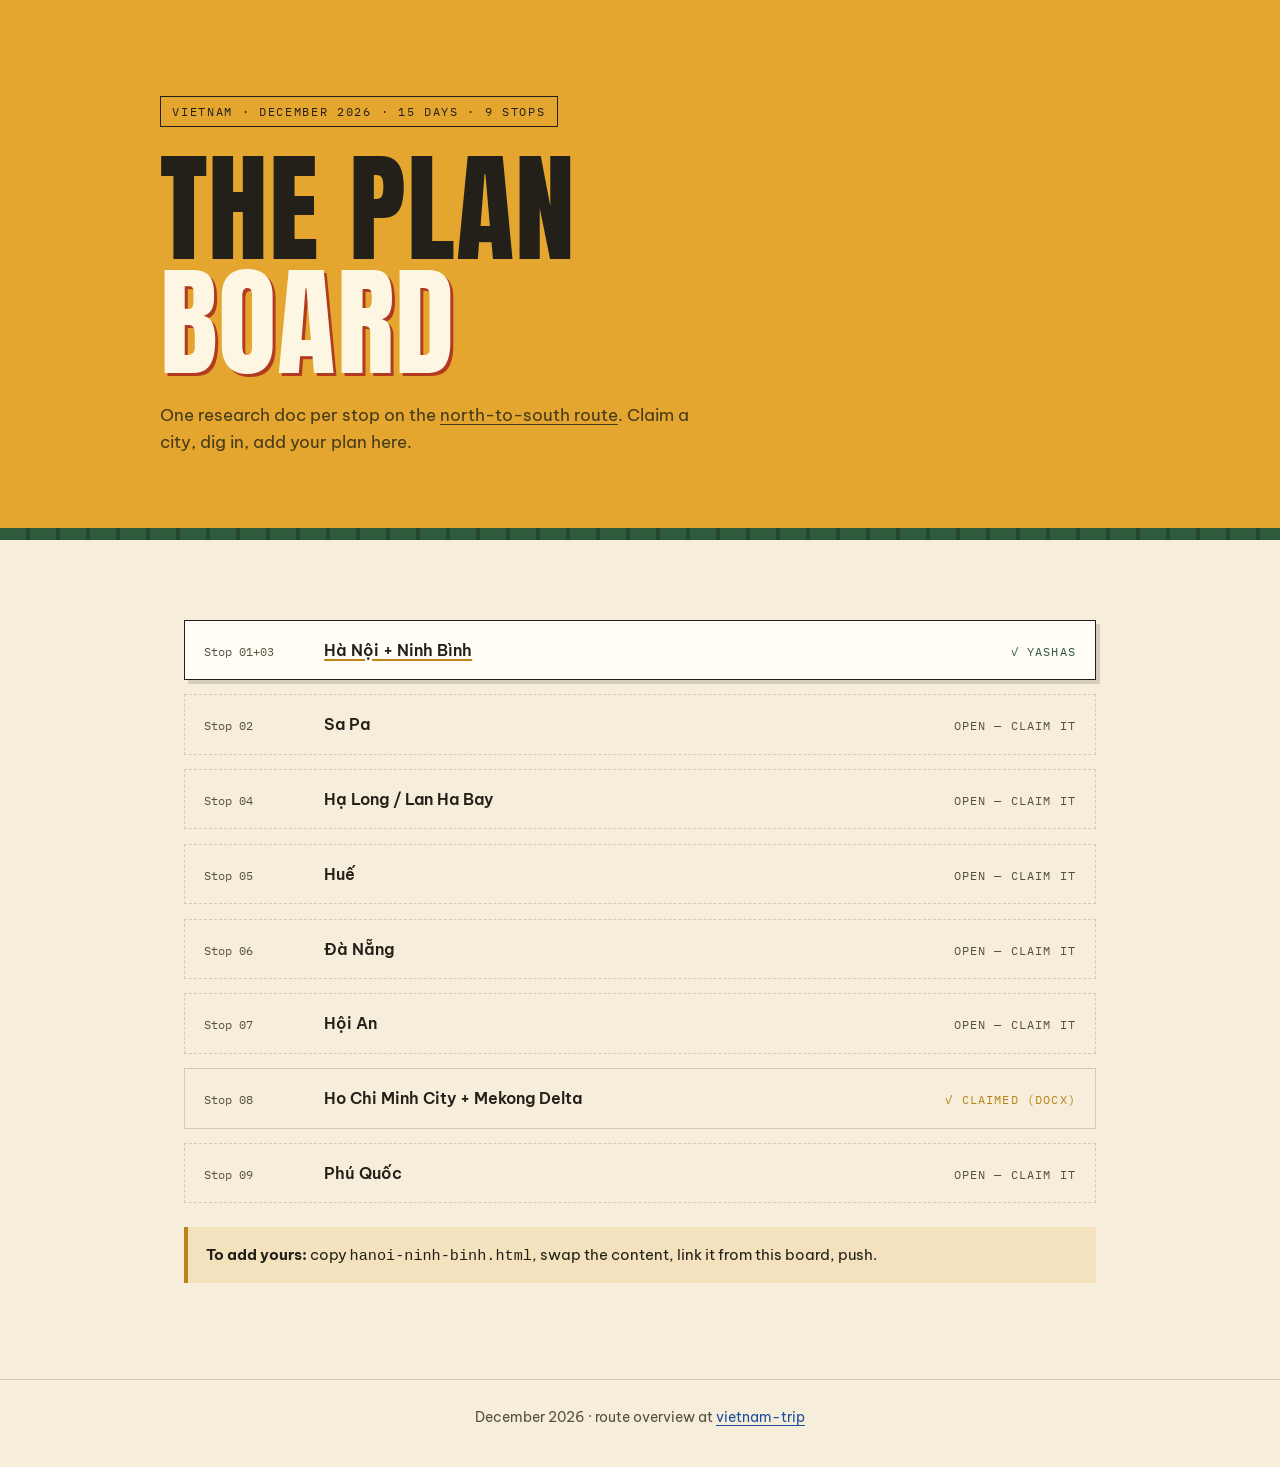
<file: index.html>
<!doctype html>
<html lang="en">
<head>
<meta charset="utf-8">
<meta name="viewport" content="width=device-width, initial-scale=1">
<title>Vietnam trip plans — the claim board</title>
<meta name="description" content="City-by-city research docs for the December 2026 Vietnam trip. Pick a stop, claim it, add your plan.">
<link rel="preconnect" href="https://fonts.googleapis.com">
<link rel="preconnect" href="https://fonts.gstatic.com" crossorigin>
<link href="https://fonts.googleapis.com/css2?family=Anton&family=Be+Vietnam+Pro:ital,wght@0,400;0,600;1,400&family=IBM+Plex+Mono:wght@400;500&display=swap" rel="stylesheet">
<link rel="stylesheet" href="styles.css">
</head>
<body>

<header class="hero">
  <div class="hero-inner">
    <span class="eyebrow">Vietnam · December 2026 · 15 days · 9 stops</span>
    <h1 class="display">The plan<br><span class="accent">board</span></h1>
    <p class="standfirst">One research doc per stop on the <a href="https://des-n-dev-turbo.github.io/vietnam-trip/" style="color:inherit">north-to-south route</a>. Claim a city, dig in, add your plan here.</p>
  </div>
</header>

<main>
  <section>
    <ul class="board">
      <li class="slot live">
        <span class="stop">Stop 01+03</span>
        <span class="city"><a href="hanoi-ninh-binh.html">Hà Nội + Ninh Bình</a></span>
        <span class="status">✓ Yashas</span>
      </li>
      <li class="slot open">
        <span class="stop">Stop 02</span>
        <span class="city">Sa Pa</span>
        <span class="status">open — claim it</span>
      </li>
      <li class="slot open">
        <span class="stop">Stop 04</span>
        <span class="city">Hạ Long / Lan Ha Bay</span>
        <span class="status">open — claim it</span>
      </li>
      <li class="slot open">
        <span class="stop">Stop 05</span>
        <span class="city">Huế</span>
        <span class="status">open — claim it</span>
      </li>
      <li class="slot open">
        <span class="stop">Stop 06</span>
        <span class="city">Đà Nẵng</span>
        <span class="status">open — claim it</span>
      </li>
      <li class="slot open">
        <span class="stop">Stop 07</span>
        <span class="city">Hội An</span>
        <span class="status">open — claim it</span>
      </li>
      <li class="slot claimed">
        <span class="stop">Stop 08</span>
        <span class="city">Ho Chi Minh City + Mekong Delta</span>
        <span class="status">✓ claimed (docx)</span>
      </li>
      <li class="slot open">
        <span class="stop">Stop 09</span>
        <span class="city">Phú Quốc</span>
        <span class="status">open — claim it</span>
      </li>
    </ul>
    <p class="tip"><strong>To add yours:</strong> copy <code>hanoi-ninh-binh.html</code>, swap the content, link it from this board, push.</p>
  </section>
</main>

<footer>
  December 2026 · route overview at <a href="https://des-n-dev-turbo.github.io/vietnam-trip/">vietnam-trip</a>
</footer>

</body>
</html>
</file>
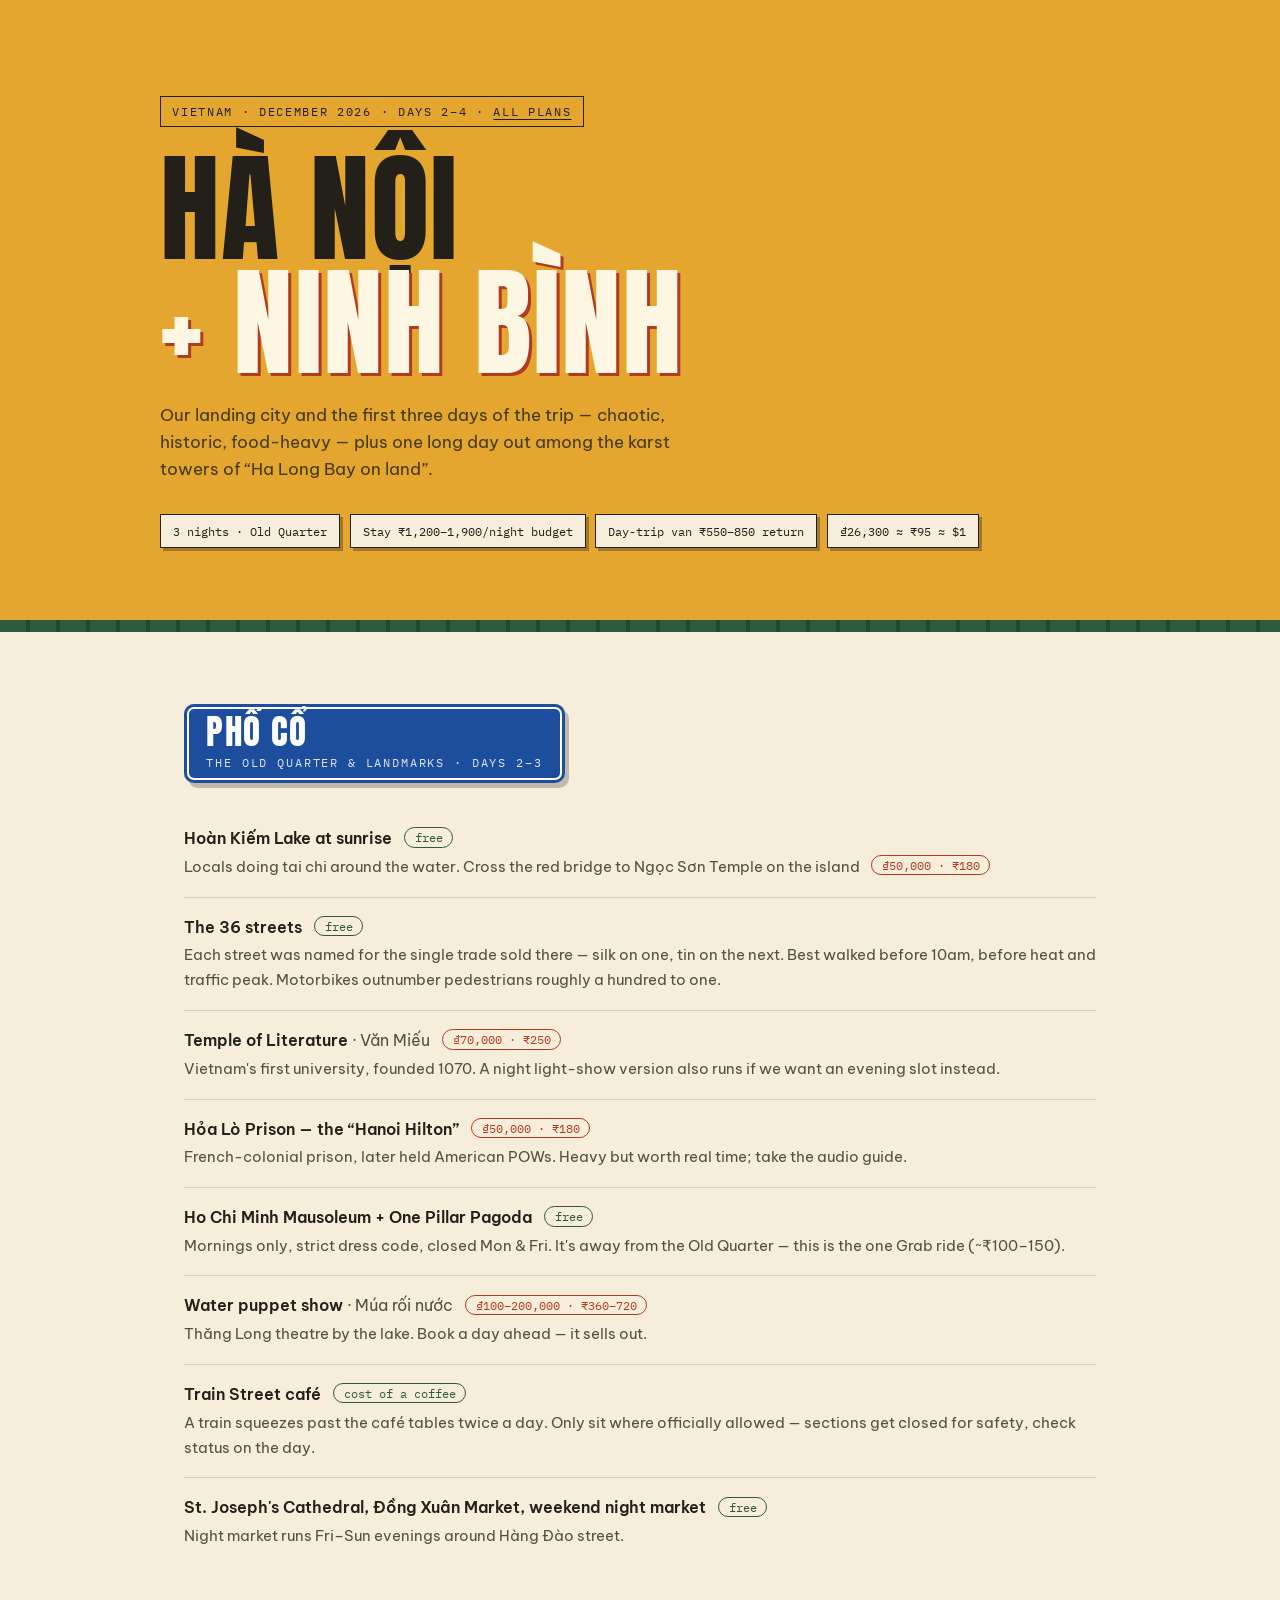
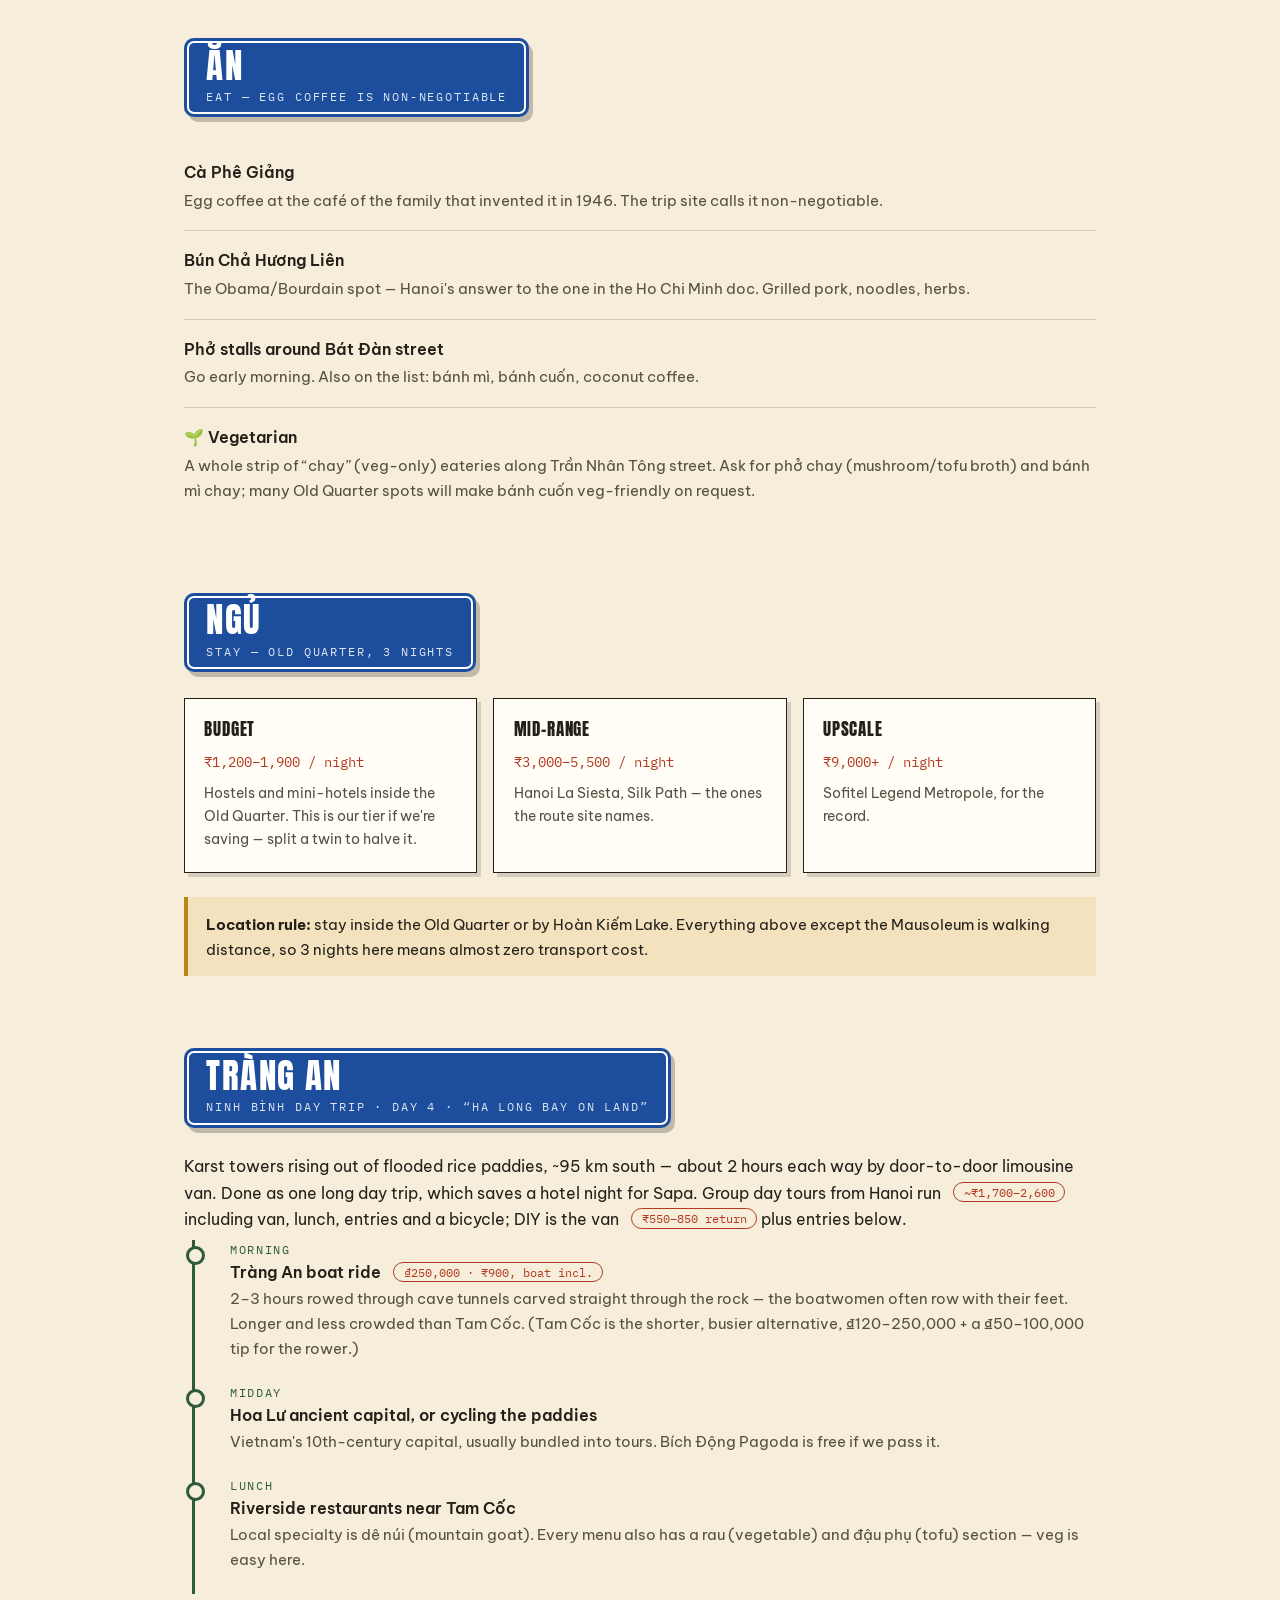
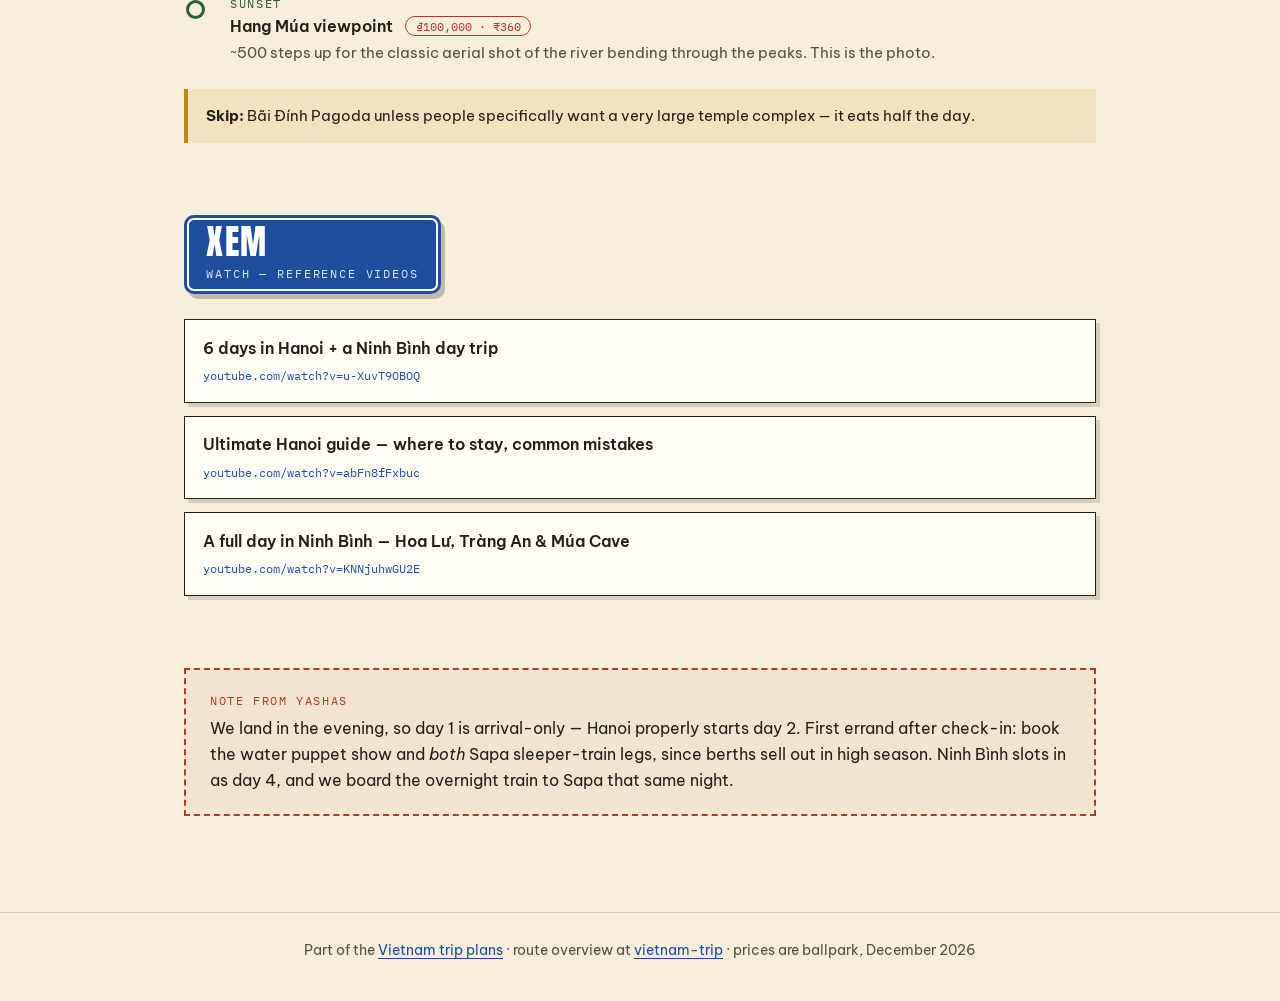
<file: hanoi-ninh-binh.html>
<!doctype html>
<html lang="en">
<head>
<meta charset="utf-8">
<meta name="viewport" content="width=device-width, initial-scale=1">
<title>Hà Nội + Ninh Bình — Vietnam trip plan</title>
<meta name="description" content="City research for the Vietnam trip: Hanoi (days 2–3) and the Ninh Bình day trip (day 4). Landmarks, food, stays, prices.">
<link rel="preconnect" href="https://fonts.googleapis.com">
<link rel="preconnect" href="https://fonts.gstatic.com" crossorigin>
<link href="https://fonts.googleapis.com/css2?family=Anton&family=Be+Vietnam+Pro:ital,wght@0,400;0,600;1,400&family=IBM+Plex+Mono:wght@400;500&display=swap" rel="stylesheet">
<link rel="stylesheet" href="styles.css">
</head>
<body>

<header class="hero">
  <div class="hero-inner">
    <span class="eyebrow">Vietnam · December 2026 · Days 2–4 · <a href="index.html" style="color:inherit">all plans</a></span>
    <h1 class="display">Hà Nội<br><span class="accent">+ Ninh Bình</span></h1>
    <p class="standfirst">Our landing city and the first three days of the trip — chaotic, historic, food-heavy — plus one long day out among the karst towers of “Ha Long Bay on land”.</p>
    <ul class="factstrip">
      <li>3 nights · Old Quarter</li>
      <li>Stay ₹1,200–1,900/night budget</li>
      <li>Day-trip van ₹550–850 return</li>
      <li>₫26,300 ≈ ₹95 ≈ $1</li>
    </ul>
  </div>
</header>

<main>

  <section id="old-quarter">
    <div class="sign">
      <span class="street">Phố Cổ</span>
      <span class="gloss">The Old Quarter &amp; landmarks · days 2–3</span>
    </div>
    <ul class="spots">
      <li>
        <span class="name">Hoàn Kiếm Lake at sunrise</span> <span class="price free">free</span>
        <p>Locals doing tai chi around the water. Cross the red bridge to Ngọc Sơn Temple on the island <span class="price">₫50,000 · ₹180</span></p>
      </li>
      <li>
        <span class="name">The 36 streets</span> <span class="price free">free</span>
        <p>Each street was named for the single trade sold there — silk on one, tin on the next. Best walked before 10am, before heat and traffic peak. Motorbikes outnumber pedestrians roughly a hundred to one.</p>
      </li>
      <li>
        <span class="name">Temple of Literature <span class="vn">· Văn Miếu</span></span> <span class="price">₫70,000 · ₹250</span>
        <p>Vietnam's first university, founded 1070. A night light-show version also runs if we want an evening slot instead.</p>
      </li>
      <li>
        <span class="name">Hỏa Lò Prison — the “Hanoi Hilton”</span> <span class="price">₫50,000 · ₹180</span>
        <p>French-colonial prison, later held American POWs. Heavy but worth real time; take the audio guide.</p>
      </li>
      <li>
        <span class="name">Ho Chi Minh Mausoleum + One Pillar Pagoda</span> <span class="price free">free</span>
        <p>Mornings only, strict dress code, closed Mon &amp; Fri. It's away from the Old Quarter — this is the one Grab ride (~₹100–150).</p>
      </li>
      <li>
        <span class="name">Water puppet show <span class="vn">· Múa rối nước</span></span> <span class="price">₫100–200,000 · ₹360–720</span>
        <p>Thăng Long theatre by the lake. Book a day ahead — it sells out.</p>
      </li>
      <li>
        <span class="name">Train Street café</span> <span class="price free">cost of a coffee</span>
        <p>A train squeezes past the café tables twice a day. Only sit where officially allowed — sections get closed for safety, check status on the day.</p>
      </li>
      <li>
        <span class="name">St. Joseph's Cathedral, Đồng Xuân Market, weekend night market</span> <span class="price free">free</span>
        <p>Night market runs Fri–Sun evenings around Hàng Đào street.</p>
      </li>
    </ul>
  </section>

  <section id="eat">
    <div class="sign">
      <span class="street">Ăn</span>
      <span class="gloss">Eat — egg coffee is non-negotiable</span>
    </div>
    <ul class="spots">
      <li>
        <span class="name">Cà Phê Giảng</span>
        <p>Egg coffee at the café of the family that invented it in 1946. The trip site calls it non-negotiable.</p>
      </li>
      <li>
        <span class="name">Bún Chả Hương Liên</span>
        <p>The Obama/Bourdain spot — Hanoi's answer to the one in the Ho Chi Minh doc. Grilled pork, noodles, herbs.</p>
      </li>
      <li>
        <span class="name">Phở stalls around Bát Đàn street</span>
        <p>Go early morning. Also on the list: bánh mì, bánh cuốn, coconut coffee.</p>
      </li>
      <li>
        <span class="name">🌱 Vegetarian</span>
        <p>A whole strip of “chay” (veg-only) eateries along Trần Nhân Tông street. Ask for phở chay (mushroom/tofu broth) and bánh mì chay; many Old Quarter spots will make bánh cuốn veg-friendly on request.</p>
      </li>
    </ul>
  </section>

  <section id="stay">
    <div class="sign">
      <span class="street">Ngủ</span>
      <span class="gloss">Stay — Old Quarter, 3 nights</span>
    </div>
    <div class="tiers">
      <div class="tier">
        <h3>Budget</h3>
        <span class="rate">₹1,200–1,900 / night</span>
        <p>Hostels and mini-hotels inside the Old Quarter. This is our tier if we're saving — split a twin to halve it.</p>
      </div>
      <div class="tier">
        <h3>Mid-range</h3>
        <span class="rate">₹3,000–5,500 / night</span>
        <p>Hanoi La Siesta, Silk Path — the ones the route site names.</p>
      </div>
      <div class="tier">
        <h3>Upscale</h3>
        <span class="rate">₹9,000+ / night</span>
        <p>Sofitel Legend Metropole, for the record.</p>
      </div>
    </div>
    <p class="tip"><strong>Location rule:</strong> stay inside the Old Quarter or by Hoàn Kiếm Lake. Everything above except the Mausoleum is walking distance, so 3 nights here means almost zero transport cost.</p>
  </section>

  <section id="ninh-binh">
    <div class="sign">
      <span class="street">Tràng An</span>
      <span class="gloss">Ninh Bình day trip · day 4 · “Ha Long Bay on land”</span>
    </div>
    <p>Karst towers rising out of flooded rice paddies, ~95&nbsp;km south — about 2 hours each way by door-to-door limousine van. Done as one long day trip, which saves a hotel night for Sapa. Group day tours from Hanoi run <span class="price">~₹1,700–2,600</span> including van, lunch, entries and a bicycle; DIY is the van <span class="price">₹550–850 return</span> plus entries below.</p>
    <ol class="timeline">
      <li>
        <span class="when">Morning</span>
        <span class="what">Tràng An boat ride</span> <span class="price">₫250,000 · ₹900, boat incl.</span>
        <p>2–3 hours rowed through cave tunnels carved straight through the rock — the boatwomen often row with their feet. Longer and less crowded than Tam Cốc. (Tam Cốc is the shorter, busier alternative, ₫120–250,000 + a ₫50–100,000 tip for the rower.)</p>
      </li>
      <li>
        <span class="when">Midday</span>
        <span class="what">Hoa Lư ancient capital, or cycling the paddies</span>
        <p>Vietnam's 10th-century capital, usually bundled into tours. Bích Động Pagoda is free if we pass it.</p>
      </li>
      <li>
        <span class="when">Lunch</span>
        <span class="what">Riverside restaurants near Tam Cốc</span>
        <p>Local specialty is dê núi (mountain goat). Every menu also has a rau (vegetable) and đậu phụ (tofu) section — veg is easy here.</p>
      </li>
      <li>
        <span class="when">Sunset</span>
        <span class="what">Hang Múa viewpoint</span> <span class="price">₫100,000 · ₹360</span>
        <p>~500 steps up for the classic aerial shot of the river bending through the peaks. This is the photo.</p>
      </li>
    </ol>
    <p class="tip"><strong>Skip:</strong> Bãi Đính Pagoda unless people specifically want a very large temple complex — it eats half the day.</p>
  </section>

  <section id="watch">
    <div class="sign">
      <span class="street">Xem</span>
      <span class="gloss">Watch — reference videos</span>
    </div>
    <ul class="videos">
      <li><a href="https://www.youtube.com/watch?v=u-XuvT9OBOQ">
        <span class="vtitle">6 days in Hanoi + a Ninh Bình day trip</span><br>
        <span class="vurl">youtube.com/watch?v=u-XuvT9OBOQ</span>
      </a></li>
      <li><a href="https://www.youtube.com/watch?v=abFn8fFxbuc">
        <span class="vtitle">Ultimate Hanoi guide — where to stay, common mistakes</span><br>
        <span class="vurl">youtube.com/watch?v=abFn8fFxbuc</span>
      </a></li>
      <li><a href="https://www.youtube.com/watch?v=KNNjuhwGU2E">
        <span class="vtitle">A full day in Ninh Bình — Hoa Lư, Tràng An &amp; Múa Cave</span><br>
        <span class="vurl">youtube.com/watch?v=KNNjuhwGU2E</span>
      </a></li>
    </ul>
  </section>

  <section id="note">
    <div class="note">
      <span class="who">Note from Yashas</span>
      We land in the evening, so day 1 is arrival-only — Hanoi properly starts day 2. First errand after check-in: book the water puppet show and <em>both</em> Sapa sleeper-train legs, since berths sell out in high season. Ninh Bình slots in as day 4, and we board the overnight train to Sapa that same night.
    </div>
  </section>

</main>

<footer>
  Part of the <a href="index.html">Vietnam trip plans</a> · route overview at <a href="https://des-n-dev-turbo.github.io/vietnam-trip/">vietnam-trip</a> · prices are ballpark, December 2026
</footer>

</body>
</html>
</file>
<file: styles.css>
/* Vietnam trip plans — shared styles
   Palette drawn from Hanoi's streets: colonial ochre walls, green shutters,
   blue enamel street signs, lacquer red. */

:root {
  --plaster: #f6edda;
  --ochre: #e4a62f;
  --ochre-deep: #b98418;
  --enamel: #1d4e9e;
  --shutter: #2f5b3d;
  --lacquer: #b23a20;
  --ink: #23201a;
  --ink-soft: #55503f;
  --line: rgba(35, 32, 26, 0.16);
  --sign-radius: 10px;
}

* { margin: 0; padding: 0; box-sizing: border-box; }

html { scroll-behavior: smooth; }
@media (prefers-reduced-motion: reduce) {
  html { scroll-behavior: auto; }
  *, *::before, *::after { animation: none !important; transition: none !important; }
}

body {
  background: var(--plaster);
  color: var(--ink);
  font-family: "Be Vietnam Pro", system-ui, sans-serif;
  font-size: 16px;
  line-height: 1.65;
}

.display {
  font-family: "Anton", "Be Vietnam Pro", sans-serif;
  font-weight: 400;
  text-transform: uppercase;
  line-height: 0.95;
  letter-spacing: 0.01em;
}

.mono {
  font-family: "IBM Plex Mono", ui-monospace, monospace;
  font-size: 0.8rem;
  letter-spacing: 0.02em;
}

a { color: var(--enamel); text-underline-offset: 3px; }
a:hover { color: var(--lacquer); }
:focus-visible {
  outline: 3px solid var(--enamel);
  outline-offset: 3px;
  border-radius: 2px;
}

/* ---------- hero ---------- */

.hero {
  background: var(--ochre);
  color: var(--ink);
  padding: clamp(3rem, 8vw, 6rem) 1.5rem clamp(2.5rem, 6vw, 4.5rem);
  border-bottom: 12px solid var(--shutter);
  position: relative;
}
/* painted shutter slats along the hero's bottom edge */
.hero::after {
  content: "";
  position: absolute;
  left: 0; right: 0; bottom: -12px;
  height: 12px;
  background: repeating-linear-gradient(
    90deg,
    var(--shutter) 0 26px,
    #24472f 26px 30px
  );
}
.hero-inner { max-width: 60rem; margin: 0 auto; }

.eyebrow {
  display: inline-block;
  font-family: "IBM Plex Mono", ui-monospace, monospace;
  font-size: 0.75rem;
  letter-spacing: 0.14em;
  text-transform: uppercase;
  border: 1.5px solid var(--ink);
  padding: 0.3rem 0.7rem;
  margin-bottom: 1.5rem;
}

.hero h1 {
  font-size: clamp(3rem, 11vw, 7.5rem);
  color: var(--ink);
}
.hero h1 .accent { color: #fdf6e3; text-shadow: 3px 3px 0 var(--lacquer); }

.hero .standfirst {
  max-width: 34rem;
  margin-top: 1.4rem;
  font-size: 1.05rem;
  line-height: 1.6;
  color: #453a1c;
}

.factstrip {
  display: flex;
  flex-wrap: wrap;
  gap: 0.6rem;
  margin-top: 2rem;
  list-style: none;
}
.factstrip li {
  background: var(--plaster);
  border: 1.5px solid var(--ink);
  padding: 0.35rem 0.75rem;
  font-family: "IBM Plex Mono", ui-monospace, monospace;
  font-size: 0.78rem;
  box-shadow: 3px 3px 0 rgba(35, 32, 26, 0.35);
}

/* ---------- layout ---------- */

main { max-width: 60rem; margin: 0 auto; padding: 0 1.5rem 4rem; }

section { padding-top: clamp(3rem, 7vw, 4.5rem); }

/* ---------- enamel street-sign headers (the signature) ---------- */

.sign {
  display: inline-block;
  background: var(--enamel);
  color: #fff;
  border-radius: var(--sign-radius);
  padding: 0.55rem 1.4rem 0.7rem;
  box-shadow:
    inset 0 0 0 3px var(--enamel),
    inset 0 0 0 5px #fff,
    4px 5px 0 rgba(35, 32, 26, 0.25);
  margin-bottom: 1.6rem;
}
.sign .street {
  font-family: "Anton", sans-serif;
  font-size: clamp(1.5rem, 4vw, 2.2rem);
  text-transform: uppercase;
  letter-spacing: 0.04em;
  line-height: 1.1;
  display: block;
}
.sign .gloss {
  display: block;
  font-size: 0.72rem;
  font-family: "IBM Plex Mono", ui-monospace, monospace;
  letter-spacing: 0.16em;
  text-transform: uppercase;
  opacity: 0.85;
  margin-top: 0.1rem;
}

/* ---------- content blocks ---------- */

.spots { list-style: none; }
.spots li {
  padding: 1rem 0 1.1rem;
  border-bottom: 1px solid var(--line);
}
.spots li:last-child { border-bottom: none; }
.spots .name { font-weight: 600; }
.spots .vn { color: var(--ink-soft); font-weight: 400; }
.spots p { color: var(--ink-soft); font-size: 0.95rem; margin-top: 0.15rem; }

.price {
  font-family: "IBM Plex Mono", ui-monospace, monospace;
  font-size: 0.75rem;
  color: var(--lacquer);
  border: 1px solid currentColor;
  border-radius: 999px;
  padding: 0.1rem 0.6rem;
  white-space: nowrap;
  vertical-align: 2px;
  margin-left: 0.5rem;
}
.price.free { color: var(--shutter); }

.tip {
  background: rgba(228, 166, 47, 0.16);
  border-left: 4px solid var(--ochre-deep);
  padding: 0.9rem 1.1rem;
  margin-top: 1.5rem;
  font-size: 0.95rem;
}
.tip strong { color: var(--ink); }

/* stay tiers */
.tiers { display: grid; grid-template-columns: repeat(3, 1fr); gap: 1rem; }
.tier {
  border: 1.5px solid var(--ink);
  padding: 1.1rem 1.2rem 1.3rem;
  background: #fffdf6;
  box-shadow: 4px 4px 0 rgba(35, 32, 26, 0.15);
}
.tier h3 {
  font-family: "Anton", sans-serif;
  font-weight: 400;
  text-transform: uppercase;
  font-size: 1.05rem;
  letter-spacing: 0.05em;
}
.tier .rate {
  font-family: "IBM Plex Mono", ui-monospace, monospace;
  font-size: 0.9rem;
  color: var(--lacquer);
  display: block;
  margin: 0.4rem 0 0.5rem;
}
.tier p { font-size: 0.88rem; color: var(--ink-soft); }
@media (max-width: 44rem) { .tiers { grid-template-columns: 1fr; } }

/* day-trip timeline — this content IS a sequence */
.timeline { list-style: none; margin-top: 0.5rem; }
.timeline li {
  position: relative;
  padding: 0 0 1.4rem 2.2rem;
  border-left: 3px solid var(--shutter);
  margin-left: 0.5rem;
}
.timeline li:last-child { border-left-color: transparent; padding-bottom: 0; }
.timeline li::before {
  content: "";
  position: absolute;
  left: -9.5px; top: 0.35rem;
  width: 13px; height: 13px;
  border-radius: 50%;
  background: var(--plaster);
  border: 3px solid var(--shutter);
}
.timeline .when {
  font-family: "IBM Plex Mono", ui-monospace, monospace;
  font-size: 0.72rem;
  letter-spacing: 0.14em;
  text-transform: uppercase;
  color: var(--shutter);
  display: block;
}
.timeline .what { font-weight: 600; }
.timeline p { color: var(--ink-soft); font-size: 0.95rem; }

/* videos */
.videos { list-style: none; display: grid; gap: 0.8rem; }
.videos a {
  display: block;
  border: 1.5px solid var(--ink);
  background: #fffdf6;
  padding: 0.9rem 1.1rem;
  text-decoration: none;
  color: var(--ink);
  box-shadow: 4px 4px 0 rgba(35, 32, 26, 0.15);
}
.videos a:hover { background: rgba(228, 166, 47, 0.18); color: var(--ink); }
.videos .vtitle { font-weight: 600; }
.videos .vurl {
  font-family: "IBM Plex Mono", ui-monospace, monospace;
  font-size: 0.72rem;
  color: var(--enamel);
  word-break: break-all;
}

/* note */
.note {
  border: 2px dashed var(--lacquer);
  padding: 1.3rem 1.5rem;
  background: rgba(178, 58, 32, 0.05);
  font-size: 0.98rem;
}
.note .who {
  font-family: "IBM Plex Mono", ui-monospace, monospace;
  font-size: 0.72rem;
  letter-spacing: 0.14em;
  text-transform: uppercase;
  color: var(--lacquer);
  display: block;
  margin-bottom: 0.4rem;
}

/* ---------- index: the claim board ---------- */

.board { list-style: none; display: grid; gap: 0.9rem; margin-top: 0.5rem; }

.slot {
  display: flex;
  align-items: baseline;
  gap: 1rem;
  border: 1.5px solid var(--line);
  padding: 1rem 1.2rem;
  color: var(--ink-soft);
}
.slot .stop {
  font-family: "IBM Plex Mono", ui-monospace, monospace;
  font-size: 0.75rem;
  color: var(--ink-soft);
  min-width: 6.5rem;
}
.slot .city { font-weight: 600; color: var(--ink); }
.slot .status {
  margin-left: auto;
  font-family: "IBM Plex Mono", ui-monospace, monospace;
  font-size: 0.72rem;
  letter-spacing: 0.1em;
  text-transform: uppercase;
  white-space: nowrap;
}
.slot.open { border-style: dashed; }
.slot.open .status { color: var(--ink-soft); }
.slot.claimed .status { color: var(--ochre-deep); }

.slot.live {
  border: 1.5px solid var(--ink);
  background: #fffdf6;
  box-shadow: 4px 4px 0 rgba(35, 32, 26, 0.15);
}
.slot.live .status { color: var(--shutter); }
.slot.live a {
  color: var(--ink);
  text-decoration-color: var(--ochre-deep);
  text-decoration-thickness: 2px;
}
.slot.live a:hover { color: var(--lacquer); }

/* ---------- footer ---------- */

footer {
  border-top: 1px solid var(--line);
  margin-top: 2rem;
  padding: 1.6rem 1.5rem 2.5rem;
  text-align: center;
  font-size: 0.85rem;
  color: var(--ink-soft);
}
</file>
